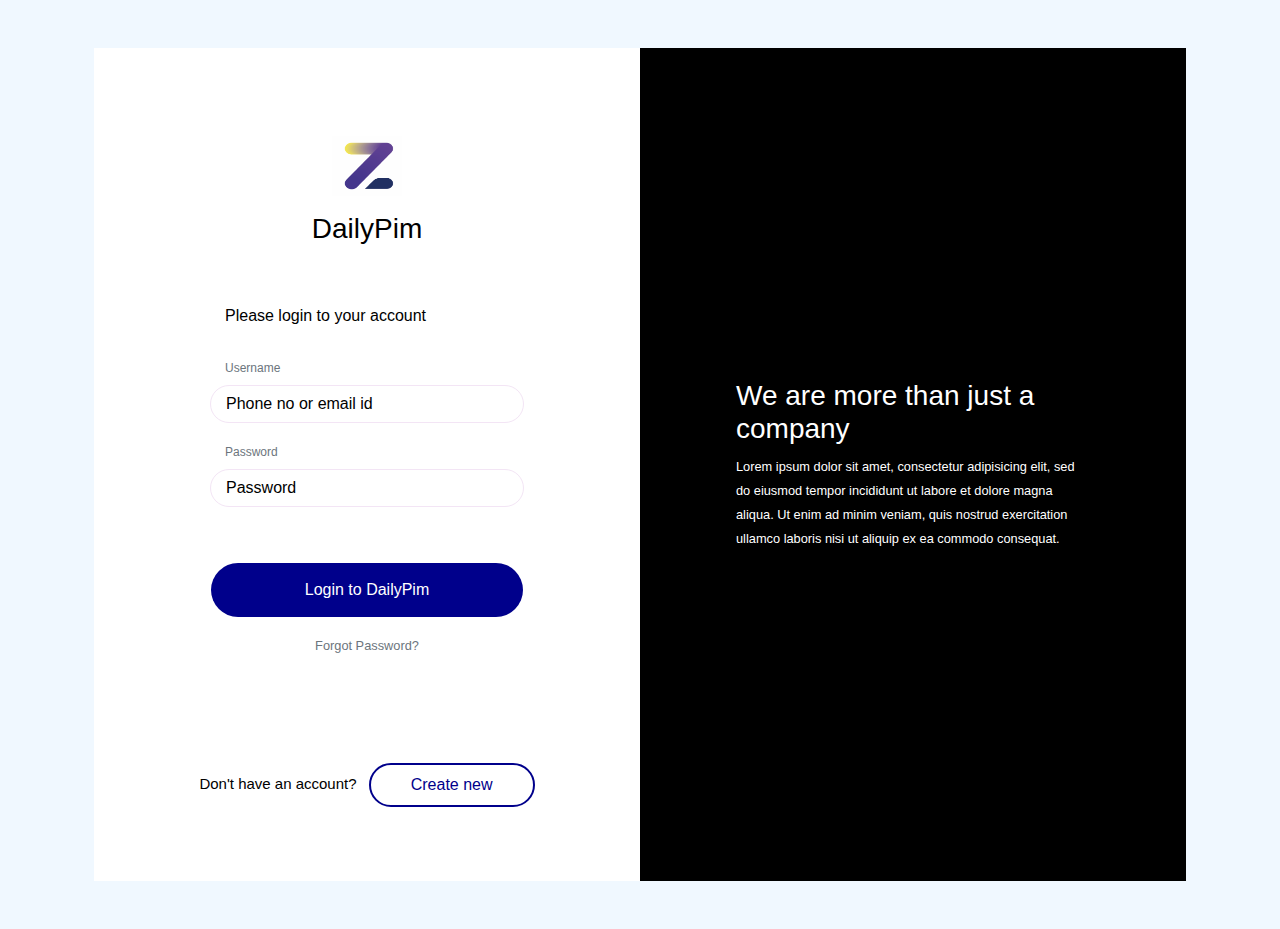
<file: Login.html>
<!DOCTYPE html>
<html lang="en">
<head>
    <meta charset="UTF-8">
    <meta name="viewport" content="width=device-width, initial-scale=1.0">
    <link rel="stylesheet" href="https://stackpath.bootstrapcdn.com/bootstrap/4.3.1/css/bootstrap.min.css">
    <link rel="stylesheet" href="https://stackpath.bootstrapcdn.com/bootstrap/4.3.1/js/bootstrap.bundle.min.js">
    <link rel="stylesheet" href="https://cdnjs.cloudflare.com/ajax/libs/jquery/3.2.1/jquery.min.js">
    <link rel="stylesheet" href="https://cdnjs.cloudflare.com/ajax/libs/font-awesome/4.0.3/css/font-awesome.css">
    <link rel="stylesheet" href="./CSS/Login.css">
    <script src="./JS/app.js"></script>

</head>
<body>
    <div class="container px-4 py-5 mx-auto">
        <div class="card card0">
            <div class="d-flex flex-lg-row flex-column-reverse">
                <div class="card card1">
                    <div class="row justify-content-center my-auto">
                        <div class="col-md-8 col-10 my-5">
                            <div class="row justify-content-center px-3 mb-3">
                                <img id="logo" src="./img/Logo-Z_Dailybiz.png">
                            </div>
                            <h3 class="mb-5 text-center heading">DailyPim</h3>
    
                            <h6 class="msg-info">Please login to your account</h6>
    
                            <div class="form-group">
                                <label class="form-control-label text-muted">Username</label>
                                <input type="text" id="email" name="email" placeholder="Phone no or email id" class="form-control">
                            </div>
    
                            <div class="form-group">
                                <label class="form-control-label text-muted">Password</label>
                                <input type="password" id="psw" name="psw" placeholder="Password" class="form-control">
                            </div>
    
                            <div class="row justify-content-center my-3 px-3">
                                <button type="submit" class="btn-block btn-color" onclick="login()">Login to DailyPim</button>
                            </div>
    
                            <div class="row justify-content-center my-2">
                                <a href="#"><small class="text-muted">Forgot Password?</small></a>
                            </div>
                        </div>
                    </div>
                    <div class="bottom text-center mb-5">
                        <p href="#" class="sm-text mx-auto mb-3">
                          Don't have an account?
                          <button class="btn btn-white ml-2" onclick="redirectToCreateAccountPage()">
                            <a href="SignIn.html"></a> Create new</button>
                        </p>
                      </div>
                    <div id="createAccountForm" class="hidden">
                        <!-- Formulaire pour la création d'un nouveau compte -->
                        <!-- Incluez les champs Last name, First name, username, e-mail, mobile -->
                        <div id="createAccountForm" class="form-group">
                            <label class="form-control-label text-muted">First name</label>
                            <input type="text" id="email" name="email" placeholder="Phone no or email id" class="form-control">
                        </div>
                        <div id="createAccountForm" class="form-group">
                            <label class="form-control-label text-muted">Last name</label>
                            <input type="text" id="email" name="email" placeholder="Phone no or email id" class="form-control">
                        </div>
                        <div id="createAccountForm" class="form-group">
                            <label class="form-control-label text-muted">Username</label>
                            <input type="text" id="email" name="email" placeholder="Phone no or email id" class="form-control">
                        </div>
                        <div id="createAccountForm" class="form-group">
                            <label class="form-control-label text-muted">e-mail</label>
                            <input type="text" id="email" name="email" placeholder="Phone no or email id" class="form-control">
                        </div>
                        <div id="createAccountForm" class="form-group">
                            <label class="form-control-label text-muted">mobile</label>
                            <input type="text" id="email" name="email" placeholder="Phone no or email id" class="form-control">
                        </div>

                      </div>
                      
                </div>
                <div class="card card2">
                    <div class="my-auto mx-md-5 px-md-5 right">
                        <h3 class="text-white">We are more than just a company</h3>
                        <small class="text-white">Lorem ipsum dolor sit amet, consectetur adipisicing elit, sed do eiusmod tempor incididunt ut labore et dolore magna aliqua. Ut enim ad minim veniam, quis nostrud exercitation ullamco laboris nisi ut aliquip ex ea commodo consequat.</small>
                    </div>
                </div>
            </div>
        </div>
    </div>
</body>
</html>

<script>
    function login(){
        var username = document.getElementById("email").value;
        var password = document.getElementById("psw").value;
        console.log(`username: ` + username + ` password: ` + password)

     fetch('https://localhost:7244/signIn', {
      method: 'POST',
      headers: {
        'Content-Type': 'application/x-www-form-urlencoded',
      },
      body: new URLSearchParams({
        nomUtilisateur: username,
        MotDePasse: password,
      }),
    })
      .then(response => {
        if (response.ok) {
          return response.json();
        } else {
          throw new Error("Erreur lors de la connexion");
        }
      })
      .then(data => {
        console.log(data);
        const authToken = data.Token;
        console.log(authToken)
        // Stocker le token 
        localStorage.setItem('authToken', authToken);

        window.location.href = 'index.html';

      })
      .catch(error => {
        console.error(error);
      });
    }
</script>
</file>
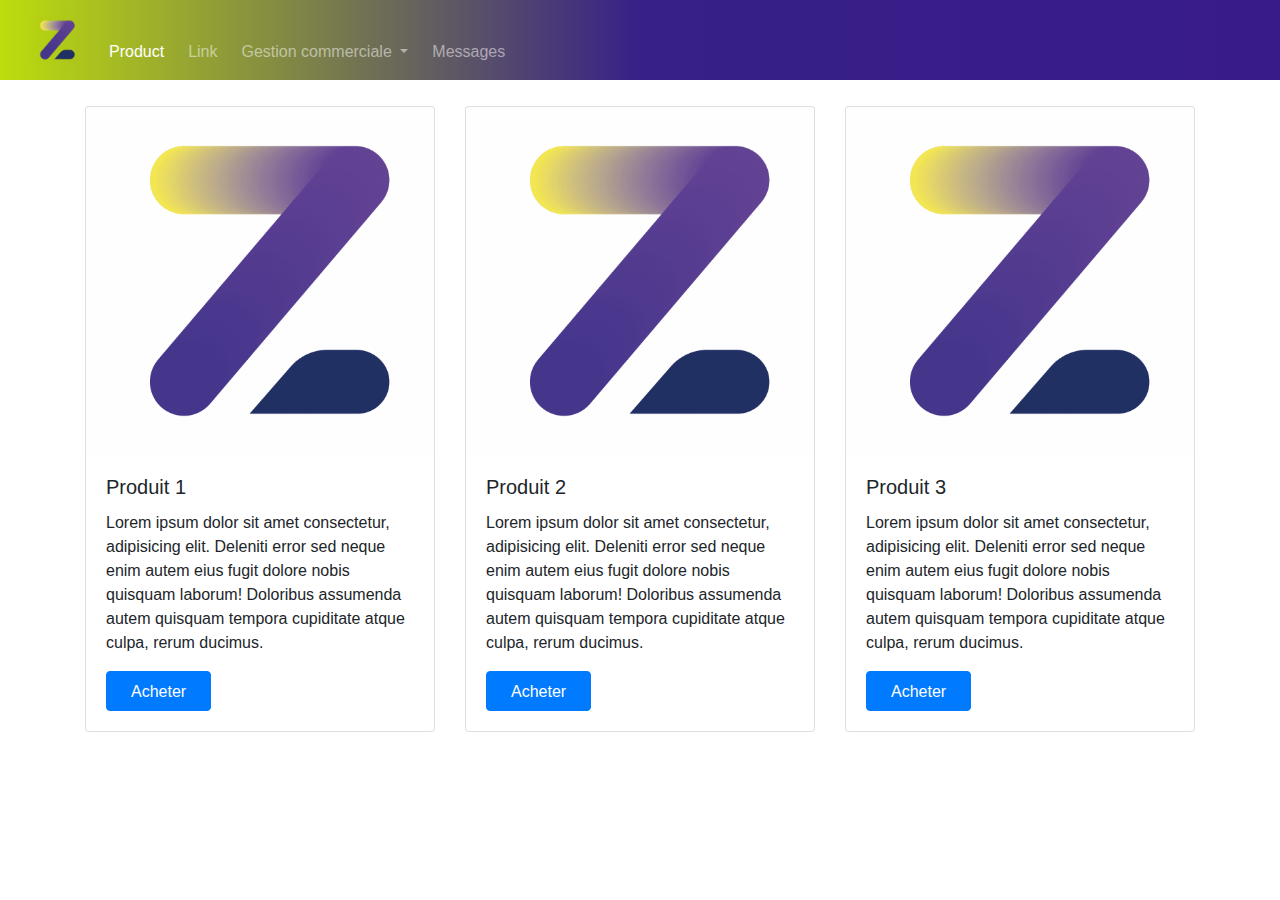
<file: Produit.html>
<!DOCTYPE html>
<html lang="en">
<head>
    <meta charset="UTF-8">
    <meta name="viewport" content="width=device-width, initial-scale=1.0">
    <link rel="stylesheet" href="https://stackpath.bootstrapcdn.com/bootstrap/4.3.1/css/bootstrap.min.css">
    <link rel="stylesheet" href="https://stackpath.bootstrapcdn.com/bootstrap/4.3.1/css/bootstrap.min.css">
    <link rel="stylesheet" href="https://stackpath.bootstrapcdn.com/bootstrap/4.3.1/js/bootstrap.bundle.min.js">
    <link rel="stylesheet" href="https://cdnjs.cloudflare.com/ajax/libs/jquery/3.2.1/jquery.min.js">
    <link rel="stylesheet" href="https://cdnjs.cloudflare.com/ajax/libs/font-awesome/4.0.3/css/font-awesome.css">
    <link rel="stylesheet" href="./CSS/Produit.css">
    <script src="./JS/app.js"></script>
</head>
<body>
<!-- Navbar -->
<nav class="navbar navbar-expand-lg navbar-dark gradient-custom">
    <!-- Container wrapper -->
    <div class="container-fluid">
      <!-- Navbar brand -->
      <a class="navbar-brand" href="./HomePage.html">
        <img src="./img/Logo-Z_Dailybiz.png" class="card-img-top" alt="Produit 2" style="height: 50%; width: 50px; float: left;">
      </a>
  
      <!-- Toggle button -->
      <button class="navbar-toggler" type="button" data-mdb-toggle="collapse"
        data-mdb-target="#navbarSupportedContent" aria-controls="navbarSupportedContent" aria-expanded="false"
        aria-label="Toggle navigation">
        <i class="fas fa-bars text-light"></i>
      </button>
  
      <!-- Collapsible wrapper -->
      <div class="collapse navbar-collapse" id="navbarSupportedContent">
        <!-- Left links -->
        <ul class="navbar-nav me-auto d-flex flex-row mt-3 mt-lg-0">
          <li class="nav-item text-center mx-2 mx-lg-1">
            <a class="nav-link active" aria-current="page" href="#!">
              <div>
                <i class="fas fa-home fa-lg mb-1"></i>
              </div>
              Product
            </a>
          </li>
          <li class="nav-item text-center mx-2 mx-lg-1">
            <a class="nav-link" href="#!">
              <div>
                <i class="far fa-envelope fa-lg mb-1"></i>
                <span class="badge rounded-pill badge-notification bg-dark"></span>
              </div>
              Link
            </a>
          </li>
          <li class="nav-item dropdown text-center mx-2 mx-lg-1">
            <a class="nav-link dropdown-toggle" href="#" id="navbarDropdown" role="button" data-mdb-toggle="dropdown"
              aria-expanded="false">
              <div>
                <i class="far fa-envelope fa-lg mb-1"></i>
                <span class="badge rounded-pill badge-notification bg-dark"></span>
              </div>
              Gestion commerciale
            </a>
            <!-- Dropdown menu -->
            <ul class="dropdown-menu" aria-labelledby="navbarDropdown">
              <li><a class="dropdown-item" href="#">Devis</a></li>
              <li><a class="dropdown-item" href="#">Facturations</a></li>
              <li><a class="dropdown-item" href="#">Commandes</a></li>
              <li><a class="dropdown-item" href="#">Livraisons</a></li>
              <li><a class="dropdown-item" href="#">Stocks</a></li>
              <li><a class="dropdown-item" href="#">Fabrication</a></li>
              <li><a class="dropdown-item" href="#">Achats</a></li>
              <li>
                <hr class="dropdown-divider" />
              </li>
              <li>
                <a class="dropdown-item" href="#">Something else here</a>
              </li>
            </ul>
          </li>
        </ul>
        <!-- Left links -->
  
        <!-- Right links -->
        <ul class="navbar-nav ms-auto d-flex flex-row mt-3 mt-lg-0" style="float: right;">
          <li class="nav-item text-center mx-2 mx-lg-1">
            <a class="nav-link" href="#!">
              <div>
                <i class="fas fa-bell fa-lg mb-1"></i>
                <span class="badge rounded-pill badge-notification bg-dark"></span>
              </div>
              Messages
            </a>
          </li>
        <!-- Right links -->
      </div>
      <!-- Collapsible wrapper -->
    </div>
    <!-- Container wrapper -->
  </nav>
  <!----------------------------------------CONTENT------------------------------------------------------------------------ -->
    <div class="container">
        <div class="row">
          <div class="col-md-4">
            <div class="card mb-4">
              <img src="./img/Logo-Z_Dailybiz.png" class="card-img-top" alt="Produit 1">
              <div class="card-body">
                <h5 class="card-title">Produit 1</h5>
                <p class="card-text">Lorem ipsum dolor sit amet consectetur, adipisicing elit. Deleniti error sed neque enim autem eius fugit dolore nobis quisquam laborum! Doloribus assumenda autem quisquam tempora cupiditate atque culpa, rerum ducimus.</p>
                <a href="#" class="btn btn-primary">Acheter</a>
              </div>
            </div>
          </div>
          <div class="col-md-4">
            <div class="card mb-4">
              <img src="./img/Logo-Z_Dailybiz.png" class="card-img-top" alt="Produit 2">
              <div class="card-body">
                <h5 class="card-title">Produit 2</h5>
                <p class="card-text">Lorem ipsum dolor sit amet consectetur, adipisicing elit. Deleniti error sed neque enim autem eius fugit dolore nobis quisquam laborum! Doloribus assumenda autem quisquam tempora cupiditate atque culpa, rerum ducimus.</p>
                <a href="#" class="btn btn-primary">Acheter</a>
              </div>
            </div>
          </div>
          <div class="col-md-4">
            <div class="card mb-4">
              <img src="./img/Logo-Z_Dailybiz.png" class="card-img-top" alt="Produit 3">
              <div class="card-body">
                <h5 class="card-title">Produit 3</h5>
                <p class="card-text">Lorem ipsum dolor sit amet consectetur, adipisicing elit. Deleniti error sed neque enim autem eius fugit dolore nobis quisquam laborum! Doloribus assumenda autem quisquam tempora cupiditate atque culpa, rerum ducimus.</p>
                <a href="#" class="btn btn-primary">Acheter</a>
              </div>
            </div>
          </div>
          <!-- Ajoutez d'autres produits ici -->
        </div>
      </div>
      <script src="https://code.jquery.com/jquery-3.3.1.slim.min.js"></script>
      <script src="https://cdnjs.cloudflare.com/ajax/libs/popper.js/1.14.7/umd/popper.min.js"></script>
      <script src="https://stackpath.bootstrapcdn.com/bootstrap/4.3.1/js/bootstrap.min.js"></script>
</body>
</html>
</file>
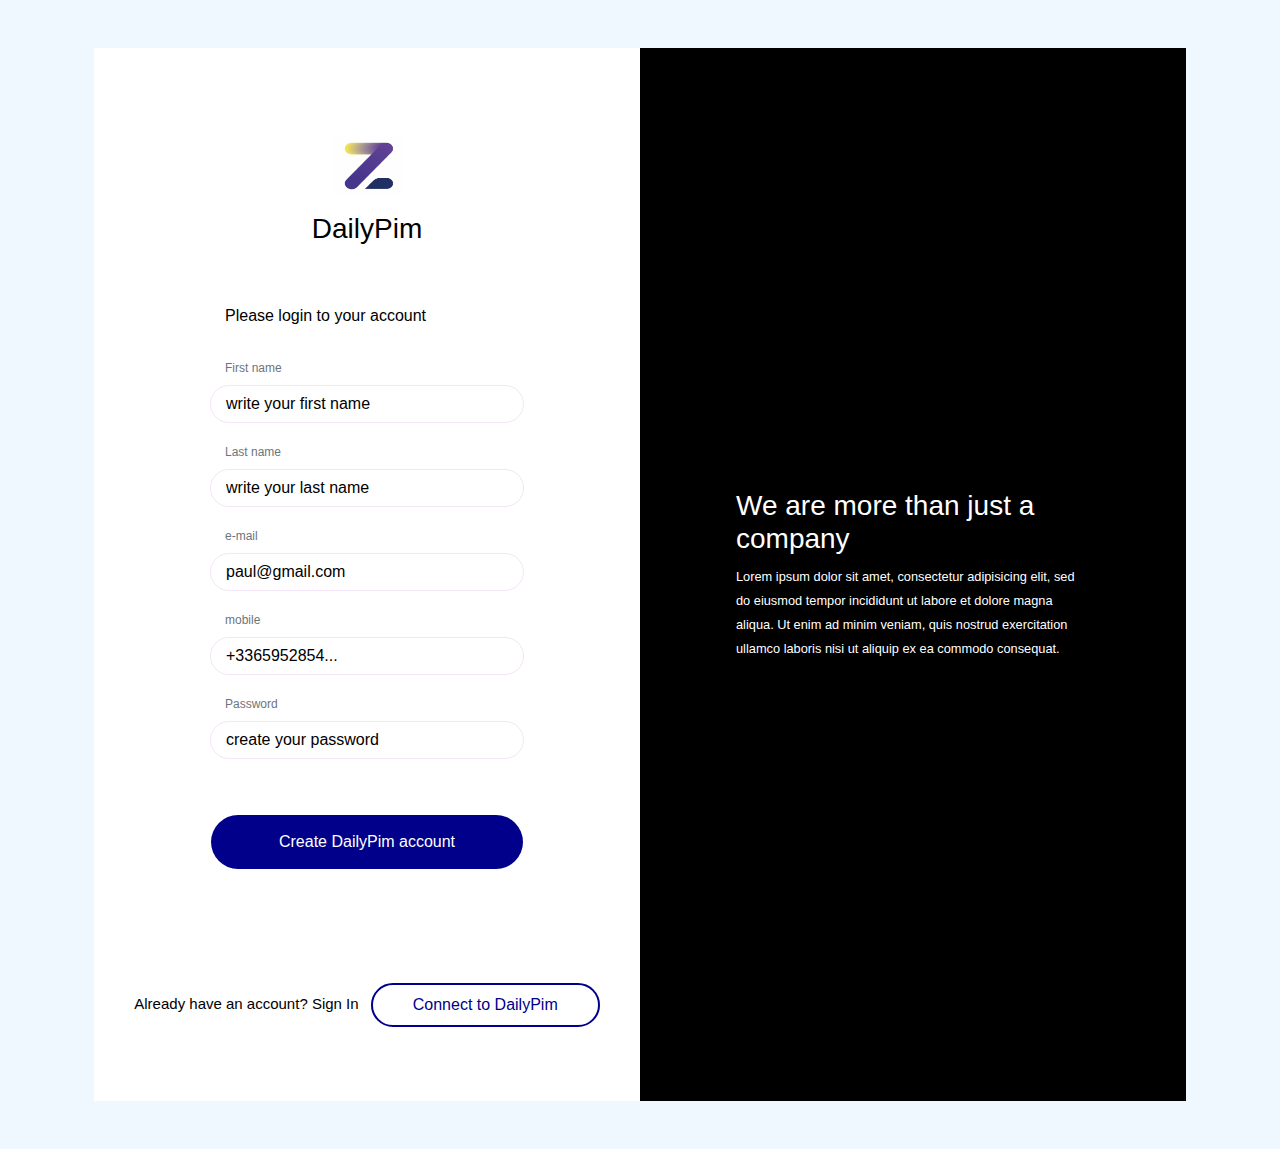
<file: SignIn.html>
<!DOCTYPE html>
<html lang="en">
<head>
    <meta charset="UTF-8">
    <meta name="viewport" content="width=device-width, initial-scale=1.0">
    <link rel="stylesheet" href="https://stackpath.bootstrapcdn.com/bootstrap/4.3.1/css/bootstrap.min.css">
    <link rel="stylesheet" href="https://stackpath.bootstrapcdn.com/bootstrap/4.3.1/js/bootstrap.bundle.min.js">
    <link rel="stylesheet" href="https://cdnjs.cloudflare.com/ajax/libs/jquery/3.2.1/jquery.min.js">
    <link rel="stylesheet" href="https://cdnjs.cloudflare.com/ajax/libs/font-awesome/4.0.3/css/font-awesome.css">
    <link rel="stylesheet" href="./CSS/SignIn.css">
    <script src="./JS/app.js"></script>
</head>
<body>
    <div class="container px-4 py-5 mx-auto">
        <div class="card card0">
            <div class="d-flex flex-lg-row flex-column-reverse">
                <div class="card card1">
                    <div class="row justify-content-center my-auto">
                        <div class="col-md-8 col-10 my-5">
                            <div class="row justify-content-center px-3 mb-3">
                                <img id="logo" src="./img/Logo-Z_Dailybiz.png">
                            </div>
                            <h3 class="mb-5 text-center heading">DailyPim</h3>
    
                            <h6 class="msg-info">Please login to your account</h6>
                            

                            <div id="createAccountForm" class="form-group">
                                <label class="form-control-label text-muted">First name</label>
                                <input type="text" id="email" name="email" placeholder="write your first name" class="form-control">
                            </div>
                            <div id="createAccountForm" class="form-group">
                                <label class="form-control-label text-muted">Last name</label>
                                <input type="text" id="email" name="email" placeholder="write your last name" class="form-control">
                            </div>

                            <div id="createAccountForm" class="form-group">
                                <label class="form-control-label text-muted">e-mail</label>
                                <input type="text" id="email" name="email" placeholder="paul@gmail.com" class="form-control">
                            </div>
                            <div id="createAccountForm" class="form-group">
                                <label class="form-control-label text-muted">mobile</label>
                                <input type="text" id="email" name="email" placeholder="+3365952854..." class="form-control">
                            </div>
                            <div class="form-group">
                                <label class="form-control-label text-muted">Password</label>
                                <input type="password" id="psw" name="psw" placeholder="create your password " class="form-control">
                            </div>
    
                            <div class="row justify-content-center my-3 px-3">
                                <button class="btn-block btn-color" onclick="">Create DailyPim account</button>
                            </div>
                        </div>
                    </div>
                    <div class="bottom text-center mb-5">
                        <p href="#" class="sm-text mx-auto mb-3">
                          Already have an account? Sign In
                          <button class="btn btn-white ml-2" onclick="redirectToConnectPage()">Connect to DailyPim</button>
                        </p>
                      </div>
                    <div id="createAccountForm" class="hidden">
                        <!-- Formulaire pour la création d'un nouveau compte -->
                        <!-- Incluez les champs Last name, First name, username, e-mail, mobile -->

                        <div id="createAccountForm" class="form-group">
                            <label class="form-control-label text-muted">Username</label>
                            <input type="text" id="email" name="email" placeholder="Phone no or email id" class="form-control">
                        </div>



                      </div>
                      
                </div>
                <div class="card card2">
                    <div class="my-auto mx-md-5 px-md-5 right">
                        <h3 class="text-white">We are more than just a company</h3>
                        <small class="text-white">Lorem ipsum dolor sit amet, consectetur adipisicing elit, sed do eiusmod tempor incididunt ut labore et dolore magna aliqua. Ut enim ad minim veniam, quis nostrud exercitation ullamco laboris nisi ut aliquip ex ea commodo consequat.</small>
                    </div>
                </div>
            </div>
        </div>
    </div>
</body>
</html>
</file>
<file: CSS/Login.css>
body {
    color: #000;
    overflow-x: hidden;
    height: 100%;
    background-color: #F0F8FF;
    background-repeat: no-repeat;
}

input, textarea {
    background-color: #F3E5F5;
    border-radius: 50px !important;
    padding: 12px 15px 12px 15px !important;
    width: auto;
    box-sizing: border-box;
    border: none !important;
    border: 1px solid #F3E5F5 !important;
    font-size: 16px !important;
    color: #000 !important;
    font-weight: 400;
}

input:focus, textarea:focus {
    -moz-box-shadow: none !important;
    -webkit-box-shadow: none !important;
    box-shadow: none !important;
    border: 1px solid #D500F9 !important;
    outline-width: 0;
    font-weight: 400;
}

button:focus {
    -moz-box-shadow: none !important;
    -webkit-box-shadow: none !important;
    box-shadow: none !important;
    outline-width: 0;
}

.card {
    border-radius: 0;
    border: none;
}

.card1 {
    width: 50%;
    padding: 40px 30px 10px 30px;
}

.card2 {
    width: 50%;
    background-color: black;
}

#logo {
    width: 70px;
    height: 60px;
}

.heading {
    margin-bottom: 60px !important;
}

::placeholder {
    color: #000 !important;
    opacity: 1;
}

:-ms-input-placeholder {
    color: #000 !important;
}

::-ms-input-placeholder {
    color: #000 !important;
}

.form-control-label {
    font-size: 12px;
    margin-left: 15px;
}

.msg-info {
    padding-left: 15px;
    margin-bottom: 30px;
}

.btn-color {
    border-radius: 50px;
    color: #fff;
    background-color: darkblue;
    padding: 15px;
    cursor: pointer;
    border: none !important;
    margin-top: 40px;
}

.btn-color:hover {
    color: #fff;
    background-color: darkblue;
}

.btn-white {
    border-radius: 50px;
    color: darkblue;
    background-color: #fff;
    padding: 8px 40px;
    cursor: pointer;
    border: 2px solid !important;
}

.btn-white:hover {
    color: #fff;
    background-color:  darkblue;
}

a {
    color: #000;
}

a:hover {
    color: #000;
}

.bottom {
    width: 100%;
    margin-top: 50px !important;
}

.sm-text {
    font-size: 15px;
}

@media screen and (max-width: 992px) {
    .card1 {
        width: auto;
        padding: 40px 30px 10px 30px;
    }

    .card2 {
        width: auto;
    }

    .right {
        margin-top: 100px !important;
        margin-bottom: 100px !important;
    }
}

@media screen and (max-width: 720px) {
    .container {
        padding: 10px !important;
    }

    .card2 {
        padding: 50px;
    }

    .right {
        margin-top: 50px !important;
        margin-bottom: 50px !important;
    }
}
/*================CREATE ACCOUNT============================*/

.hidden {
    display: none;
  }
</file>
<file: CSS/Produit.css>
.btn {
    padding: .55rem 1.5rem .35rem;
  }

.gradient-custom {
  /* fallback for old browsers */
  background: #c471f5;

  /* Chrome 10-25, Safari 5.1-6 */
  background: -webkit-linear-gradient(to right, rgb(55, 32, 136), rgb(56, 27, 136));

  /* W3C, IE 10+/ Edge, Firefox 16+, Chrome 26+, Opera 12+, Safari 7+ */
  background: linear-gradient(to right, rgb(190, 221, 13), rgb(55, 32, 136), rgb(56, 27, 136));
}

.container{
    margin-top: 2%;


}
</file>
<file: CSS/SignIn.css>
body {
    color: #000;
    overflow-x: hidden;
    height: 100%;
    background-color: #F0F8FF;
    background-repeat: no-repeat;
}

input, textarea {
    background-color: #F3E5F5;
    border-radius: 50px !important;
    padding: 12px 15px 12px 15px !important;
    width: auto;
    box-sizing: border-box;
    border: none !important;
    border: 1px solid #F3E5F5 !important;
    font-size: 16px !important;
    color: #000 !important;
    font-weight: 400;
}

input:focus, textarea:focus {
    -moz-box-shadow: none !important;
    -webkit-box-shadow: none !important;
    box-shadow: none !important;
    border: 1px solid #D500F9 !important;
    outline-width: 0;
    font-weight: 400;
}

button:focus {
    -moz-box-shadow: none !important;
    -webkit-box-shadow: none !important;
    box-shadow: none !important;
    outline-width: 0;
}

.card {
    border-radius: 0;
    border: none;
}

.card1 {
    width: 50%;
    padding: 40px 30px 10px 30px;
}

.card2 {
    width: 50%;
    background-color: black;
}

#logo {
    width: 70px;
    height: 60px;
}

.heading {
    margin-bottom: 60px !important;
}

::placeholder {
    color: #000 !important;
    opacity: 1;
}

:-ms-input-placeholder {
    color: #000 !important;
}

::-ms-input-placeholder {
    color: #000 !important;
}

.form-control-label {
    font-size: 12px;
    margin-left: 15px;
}

.msg-info {
    padding-left: 15px;
    margin-bottom: 30px;
}

.btn-color {
    border-radius: 50px;
    color: #fff;
    background-color: darkblue;
    padding: 15px;
    cursor: pointer;
    border: none !important;
    margin-top: 40px;
}

.btn-color:hover {
    color: #fff;
    background-color: darkblue;
}

.btn-white {
    border-radius: 50px;
    color: darkblue;
    background-color: #fff;
    padding: 8px 40px;
    cursor: pointer;
    border: 2px solid !important;
}

.btn-white:hover {
    color: #fff;
    background-color:  darkblue;
}

a {
    color: #000;
}

a:hover {
    color: #000;
}

.bottom {
    width: 100%;
    margin-top: 50px !important;
}

.sm-text {
    font-size: 15px;
}

@media screen and (max-width: 992px) {
    .card1 {
        width: auto;
        padding: 40px 30px 10px 30px;
    }

    .card2 {
        width: auto;
    }

    .right {
        margin-top: 100px !important;
        margin-bottom: 100px !important;
    }
}

@media screen and (max-width: 720px) {
    .container {
        padding: 10px !important;
    }

    .card2 {
        padding: 50px;
    }

    .right {
        margin-top: 50px !important;
        margin-bottom: 50px !important;
    }
}
/*================CREATE ACCOUNT============================*/

.hidden {
    display: none;
  }
</file>
